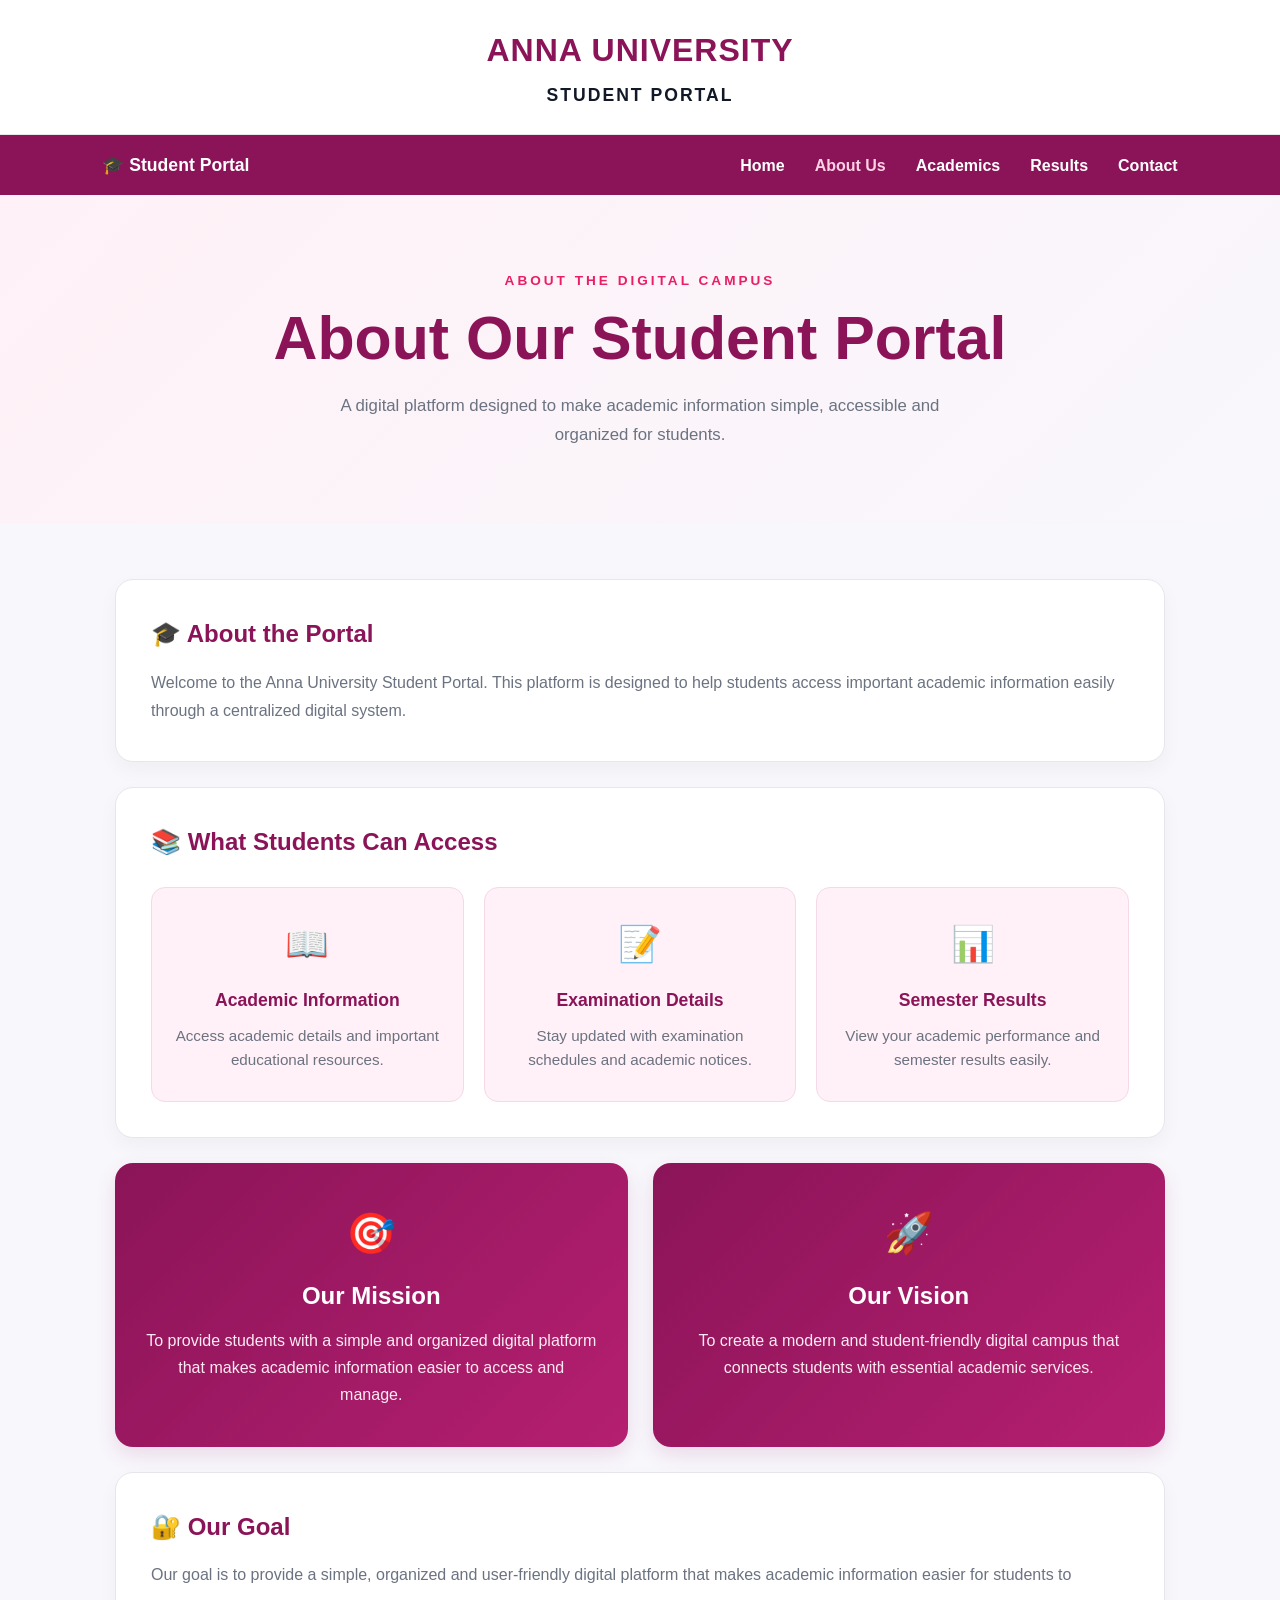
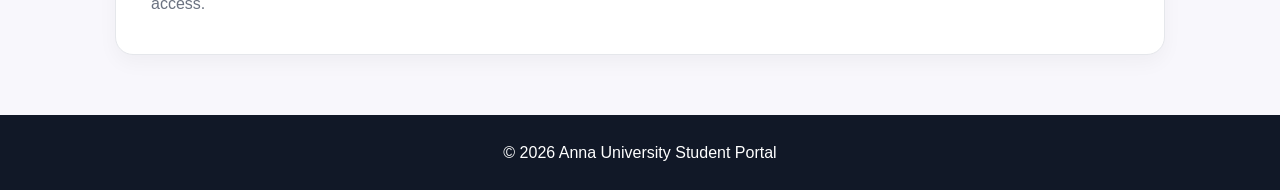
<file: about.html>
<!DOCTYPE html>
<html lang="en">

<head>

    <meta charset="UTF-8">

    <meta name="viewport" content="width=device-width, initial-scale=1.0">

    <title>About Us | Student Portal</title>

    <link rel="stylesheet" href="css/about.css">

</head>

<body>

<header>

    <h1>ANNA UNIVERSITY</h1>

    <h2>STUDENT PORTAL</h2>

</header>


<nav>

    <div class="nav-logo">
        🎓 Student Portal
    </div>

    <button class="menu-toggle" id="menuToggle">
        ☰
    </button>

    <div class="nav-links" id="navLinks">

        <a href="index.html">
            Home
        </a>

        <a href="about.html" class="active">
            About Us
        </a>

        <a href="academics.html">
            Academics
        </a>

        <a href="results.html">
            Results
        </a>

        <a href="contact.html">
            Contact
        </a>

    </div>

</nav>


<section class="about-hero">

    <p class="hero-label">ABOUT THE DIGITAL CAMPUS</p>

    <h1>About Our Student Portal</h1>

    <p>
        A digital platform designed to make academic information
        simple, accessible and organized for students.
    </p>

</section>


<main class="about-container">


    <!-- About Portal -->

    <section class="about-card">

        <h2>🎓 About the Portal</h2>

        <p>
            Welcome to the Anna University Student Portal.
            This platform is designed to help students access
            important academic information easily through a
            centralized digital system.
        </p>

    </section>


    <!-- Student Features -->

    <section class="about-card">

        <h2>📚 What Students Can Access</h2>

        <div class="feature-grid">

            <div class="feature-item">

                <div class="feature-icon">📖</div>

                <h3>Academic Information</h3>

                <p>
                    Access academic details and important
                    educational resources.
                </p>

            </div>


            <div class="feature-item">

                <div class="feature-icon">📝</div>

                <h3>Examination Details</h3>

                <p>
                    Stay updated with examination schedules
                    and academic notices.
                </p>

            </div>


            <div class="feature-item">

                <div class="feature-icon">📊</div>

                <h3>Semester Results</h3>

                <p>
                    View your academic performance and
                    semester results easily.
                </p>

            </div>

        </div>

    </section>


    <!-- Mission and Vision -->

    <section class="mission-section">

        <div class="mission-card">

            <div class="mission-icon">🎯</div>

            <h2>Our Mission</h2>

            <p>
                To provide students with a simple and organized
                digital platform that makes academic information
                easier to access and manage.
            </p>

        </div>


        <div class="mission-card">

            <div class="mission-icon">🚀</div>

            <h2>Our Vision</h2>

            <p>
                To create a modern and student-friendly digital
                campus that connects students with essential
                academic services.
            </p>

        </div>

    </section>


    <!-- Goal -->

    <section class="about-card goal-card">

        <h2>🔐 Our Goal</h2>

        <p>
            Our goal is to provide a simple, organized and
            user-friendly digital platform that makes academic
            information easier for students to access.
        </p>

    </section>


</main>


<footer>

    © 2026 Anna University Student Portal

</footer>


<script src="js/menu.js"></script>

</body>

</html>
</file>
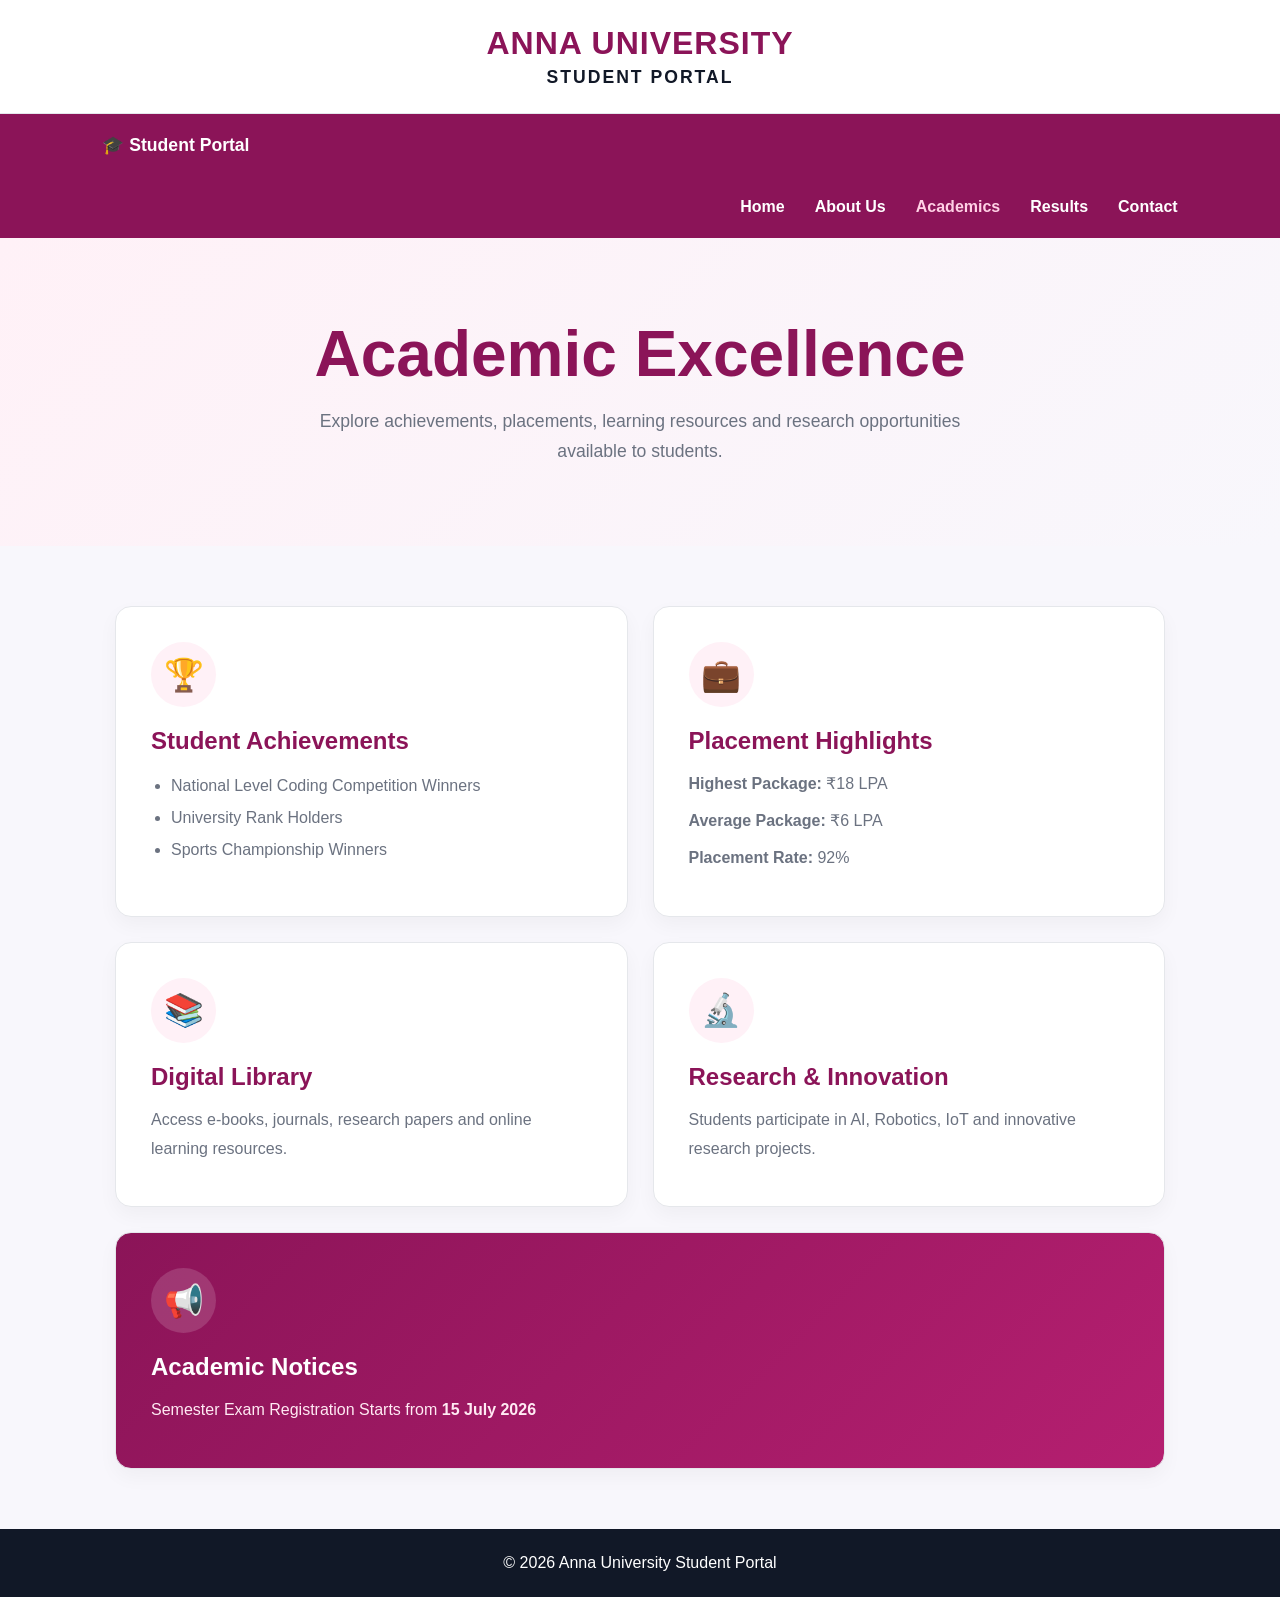
<file: academics.html>
<!DOCTYPE html>
<html lang="en">

<head>

    <meta charset="UTF-8">

    <meta name="viewport" content="width=device-width, initial-scale=1.0">

    <title>Academics | Student Portal</title>

    <link rel="stylesheet" href="css/academics.css">

</head>

<body>


<!-- =========================
     UNIVERSITY HEADER
========================= -->

<header>

    <h1>ANNA UNIVERSITY</h1>

    <h2>STUDENT PORTAL</h2>

</header>


<!-- =========================
     NAVIGATION
========================= -->

<nav>

    <div class="nav-top">

        <div class="nav-logo">
            🎓 Student Portal
        </div>

        <button
            class="menu-toggle"
            id="menuToggle"
            aria-label="Open navigation menu"
        >
            ☰
        </button>

    </div>


    <div class="nav-links" id="navLinks">

        <a href="index.html">
            Home
        </a>

        <a href="about.html">
            About Us
        </a>

        <a href="academics.html" class="active">
            Academics
        </a>

        <a href="results.html">
            Results
        </a>

        <a href="contact.html">
            Contact
        </a>

    </div>

</nav>


<!-- =========================
     ACADEMICS HERO
========================= -->

<section class="academics-hero">

    <h1>
        Academic Excellence
    </h1>

    <p>
        Explore achievements, placements, learning resources
        and research opportunities available to students.
    </p>

</section>


<!-- =========================
     ACADEMIC CARDS
========================= -->

<main class="academics-container">


    <!-- Student Achievements -->

    <div class="academic-card">

        <div class="academic-icon">
            🏆
        </div>

        <h2>
            Student Achievements
        </h2>

        <ul>

            <li>
                National Level Coding Competition Winners
            </li>

            <li>
                University Rank Holders
            </li>

            <li>
                Sports Championship Winners
            </li>

        </ul>

    </div>


    <!-- Placement -->

    <div class="academic-card">

        <div class="academic-icon">
            💼
        </div>

        <h2>
            Placement Highlights
        </h2>

        <p>
            <strong>Highest Package:</strong> ₹18 LPA
        </p>

        <p>
            <strong>Average Package:</strong> ₹6 LPA
        </p>

        <p>
            <strong>Placement Rate:</strong> 92%
        </p>

    </div>


    <!-- Digital Library -->

    <div class="academic-card">

        <div class="academic-icon">
            📚
        </div>

        <h2>
            Digital Library
        </h2>

        <p>
            Access e-books, journals, research papers
            and online learning resources.
        </p>

    </div>


    <!-- Research -->

    <div class="academic-card">

        <div class="academic-icon">
            🔬
        </div>

        <h2>
            Research & Innovation
        </h2>

        <p>
            Students participate in AI, Robotics, IoT
            and innovative research projects.
        </p>

    </div>


    <!-- Academic Notice -->

    <div class="academic-card notice-card">

        <div class="academic-icon">
            📢
        </div>

        <h2>
            Academic Notices
        </h2>

        <p>
            Semester Exam Registration Starts from
            <strong>15 July 2026</strong>
        </p>

    </div>


</main>


<!-- =========================
     FOOTER
========================= -->

<footer>

    © 2026 Anna University Student Portal

</footer>


<!-- =========================
     JAVASCRIPT
========================= -->

<script src="js/menu.js"></script>

</body>

</html>
</file>
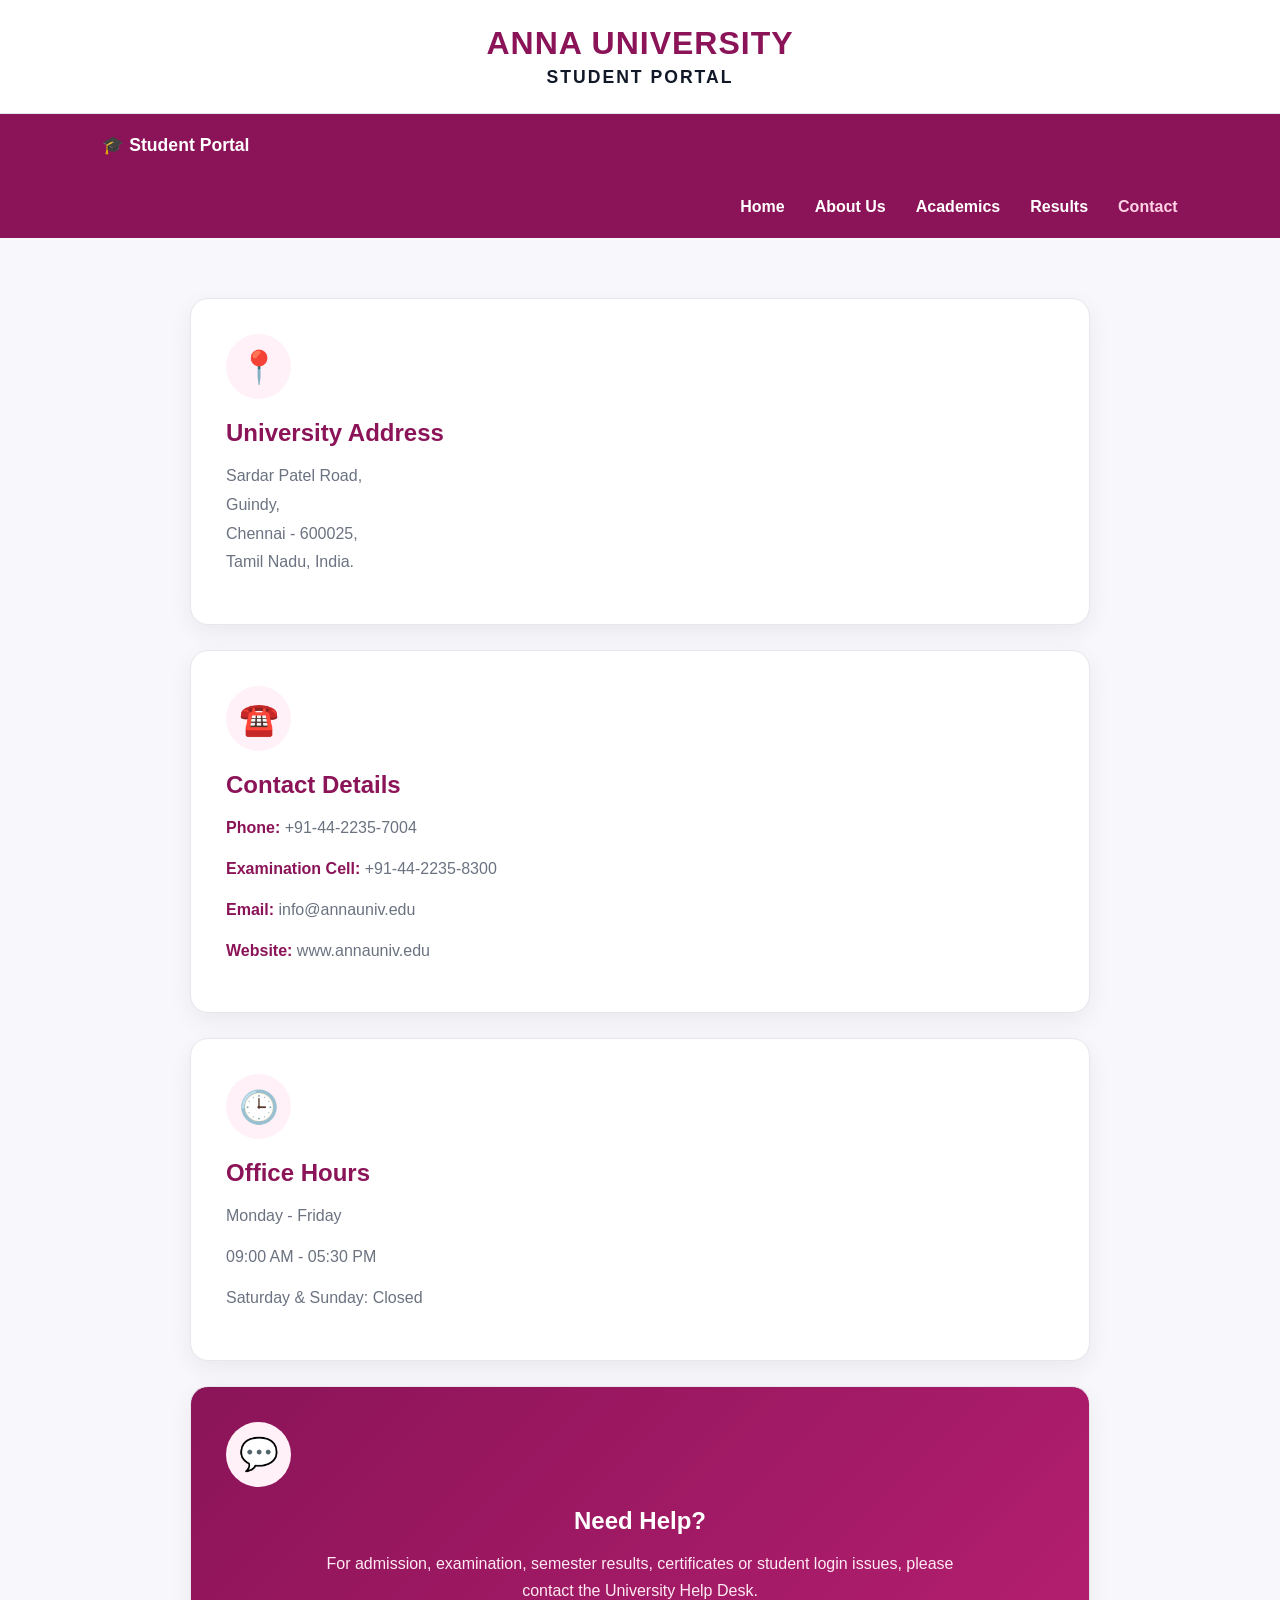
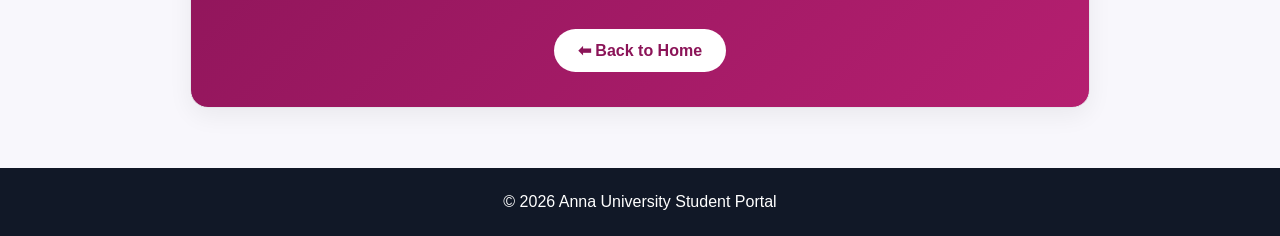
<file: contact.html>
<!DOCTYPE html>
<html lang="en">

<head>

    <meta charset="UTF-8">

    <meta name="viewport" content="width=device-width, initial-scale=1.0">

    <title>Contact Us | Student Portal</title>

    <link rel="stylesheet" href="css/contact.css">

</head>

<body>


<!-- =========================
     UNIVERSITY HEADER
========================= -->

<header>

    <h1>ANNA UNIVERSITY</h1>

    <h2>STUDENT PORTAL</h2>

</header>


<!-- =========================
     NAVIGATION
========================= -->

<nav>

    <div class="nav-top">

        <div class="nav-logo">
            🎓 Student Portal
        </div>

        <button
            class="menu-toggle"
            id="menuToggle"
            aria-label="Open navigation menu"
        >
            ☰
        </button>

    </div>


    <div class="nav-links" id="navLinks">

        <a href="index.html">
            Home
        </a>

        <a href="about.html">
            About Us
        </a>

        <a href="academics.html">
            Academics
        </a>

        <a href="results.html">
            Results
        </a>

        <a href="contact.html" class="active">
            Contact
        </a>

    </div>

</nav>


<!-- =========================
     CONTACT CONTENT
========================= -->

<main class="container">


    <!-- ADDRESS -->

    <section class="card">

        <div class="card-icon">
            📍
        </div>

        <h2>
            University Address
        </h2>

        <p class="info">

            Sardar Patel Road,<br>

            Guindy,<br>

            Chennai - 600025,<br>

            Tamil Nadu, India.

        </p>

    </section>


    <!-- CONTACT DETAILS -->

    <section class="card">

        <div class="card-icon">
            ☎️
        </div>

        <h2>
            Contact Details
        </h2>

        <p class="info">
            <b>Phone:</b> +91-44-2235-7004
        </p>

        <p class="info">
            <b>Examination Cell:</b> +91-44-2235-8300
        </p>

        <p class="info">
            <b>Email:</b> info@annauniv.edu
        </p>

        <p class="info">
            <b>Website:</b> www.annauniv.edu
        </p>

    </section>


    <!-- OFFICE HOURS -->

    <section class="card">

        <div class="card-icon">
            🕒
        </div>

        <h2>
            Office Hours
        </h2>

        <p class="info">
            Monday - Friday
        </p>

        <p class="info">
            09:00 AM - 05:30 PM
        </p>

        <p class="info">
            Saturday & Sunday: Closed
        </p>

    </section>


    <!-- HELP -->

    <section class="card help-card">

        <div class="card-icon">
            💬
        </div>

        <h2>
            Need Help?
        </h2>

        <p>

            For admission, examination, semester results,
            certificates or student login issues, please
            contact the University Help Desk.

        </p>


        <a href="index.html" class="home-button">

            ⬅ Back to Home

        </a>

    </section>


</main>


<!-- =========================
     FOOTER
========================= -->

<footer>

    © 2026 Anna University Student Portal

</footer>


<!-- =========================
     JAVASCRIPT
========================= -->

<script src="js/menu.js"></script>

</body>

</html>
</file>
<file: css/about.css>
/* =========================
   GLOBAL RESET
========================= */

* {
    margin: 0;
    padding: 0;
    box-sizing: border-box;
}

body {
    font-family: Arial, sans-serif;
    background: #f8f7fc;
    color: #1f2937;
    line-height: 1.6;
}


/* =========================
   HEADER
========================= */

header {
    background: white;
    padding: 25px 20px;
    text-align: center;
    border-bottom: 1px solid #e5e7eb;
}

header h1 {
    color: #8b1458;
    font-size: 2rem;
    letter-spacing: 1px;
}

header h2 {
    color: #111827;
    font-size: 1.1rem;
    margin-top: 5px;
    letter-spacing: 2px;
}


/* =========================
   NAVIGATION
========================= */

nav {
    background: #8b1458;

    display: flex;
    justify-content: space-between;
    align-items: center;

    padding: 16px 8%;
}

.nav-logo {
    color: white;
    font-size: 1.1rem;
    font-weight: bold;
}

.nav-links {
    display: flex;
    gap: 30px;
}

.nav-links a {
    color: white;
    text-decoration: none;
    font-weight: bold;
    position: relative;
}

.nav-links a::after {
    content: "";

    position: absolute;

    width: 0;
    height: 2px;

    background: white;

    left: 0;
    bottom: -6px;

    transition: width 0.3s ease;
}

.nav-links a:hover::after {
    width: 100%;
}

.nav-links a.active {
    color: #ffd1e5;
}


/* =========================
   HAMBURGER BUTTON
========================= */

.menu-toggle {
    display: none;

    background: transparent;
    border: none;

    color: white;

    font-size: 28px;

    cursor: pointer;

    padding: 4px 8px;
}


/* =========================
   ABOUT HERO
========================= */

.about-hero {
    text-align: center;

    padding: 75px 20px;

    background: linear-gradient(
        135deg,
        #fff1f7,
        #f8f7fc
    );
}

.hero-label {
    color: #e91e63;

    font-size: 0.85rem;

    font-weight: bold;

    letter-spacing: 3px;

    margin-bottom: 12px;
}

.about-hero h1 {
    color: #8b1458;

    font-size: clamp(2.2rem, 5vw, 3.8rem);

    line-height: 1.15;

    margin-bottom: 18px;
}

.about-hero > p:last-child {
    max-width: 650px;

    margin: auto;

    color: #6b7280;

    font-size: 1.05rem;

    line-height: 1.7;
}


/* =========================
   MAIN CONTAINER
========================= */

.about-container {
    max-width: 1100px;

    margin: 55px auto;

    padding: 0 25px;
}


/* =========================
   GENERAL CARDS
========================= */

.about-card {
    background: white;

    padding: 35px;

    margin-bottom: 25px;

    border-radius: 18px;

    border: 1px solid #e5e7eb;

    box-shadow: 0 8px 20px rgba(0, 0, 0, 0.04);
}

.about-card h2 {
    color: #8b1458;

    font-size: 1.5rem;

    margin-bottom: 15px;
}

.about-card p {
    color: #6b7280;

    line-height: 1.8;
}


/* =========================
   FEATURE GRID
========================= */

.feature-grid {
    display: grid;

    grid-template-columns: repeat(3, 1fr);

    gap: 20px;

    margin-top: 25px;
}

.feature-item {
    background: #fff1f7;

    padding: 28px 22px;

    border-radius: 14px;

    text-align: center;

    border: 1px solid #f5d9e6;

    transition: transform 0.25s ease,
                box-shadow 0.25s ease;
}

.feature-item:hover {
    transform: translateY(-4px);

    box-shadow: 0 8px 20px rgba(139, 20, 88, 0.1);
}

.feature-icon {
    font-size: 2.2rem;

    margin-bottom: 14px;
}

.feature-item h3 {
    color: #8b1458;

    font-size: 1.1rem;

    margin-bottom: 10px;
}

.feature-item p {
    color: #6b7280;

    font-size: 0.95rem;

    line-height: 1.6;
}


/* =========================
   MISSION AND VISION
========================= */

.mission-section {
    display: grid;

    grid-template-columns: repeat(2, 1fr);

    gap: 25px;

    margin-bottom: 25px;
}

.mission-card {
    background: linear-gradient(
        135deg,
        #8b1458,
        #b51f70
    );

    color: white;

    padding: 38px 30px;

    border-radius: 18px;

    text-align: center;

    box-shadow: 0 8px 20px rgba(139, 20, 88, 0.12);
}

.mission-icon {
    font-size: 2.5rem;

    margin-bottom: 12px;
}

.mission-card h2 {
    color: white;

    margin-bottom: 12px;
}

.mission-card p {
    color: #ffeaf3;

    line-height: 1.7;
}


/* =========================
   GOAL
========================= */

.goal-card {
    margin-bottom: 0;
}


/* =========================
   FOOTER
========================= */

footer {
    background: #111827;

    color: white;

    text-align: center;

    padding: 25px;

    margin-top: 60px;
}


/* =========================
   MOBILE
========================= */

@media (max-width: 600px) {

    /* Header */

    header {
        padding: 20px 15px;
    }

    header h1 {
        font-size: 1.5rem;
    }

    header h2 {
        font-size: 0.95rem;
    }


    /* Navigation */

    nav {
        padding: 14px 18px;

        display: flex;

        flex-direction: row;

        align-items: center;

        justify-content: space-between;

        flex-wrap: wrap;
    }

    .nav-logo {
        font-size: 1rem;
    }

    .menu-toggle {
        display: block;
    }

    .nav-links {
        display: none;

        width: 100%;

        flex-direction: column;

        align-items: center;

        gap: 0;

        margin-top: 12px;
    }

    .nav-links.show {
        display: flex;
    }

    .nav-links a {
        width: 100%;

        text-align: center;

        padding: 12px;

        border-top: 1px solid rgba(255, 255, 255, 0.15);
    }


    /* Hero */

    .about-hero {
        padding: 55px 20px;
    }

    .hero-label {
        font-size: 0.75rem;

        letter-spacing: 2px;
    }

    .about-hero h1 {
        font-size: 2.1rem;

        line-height: 1.2;
    }

    .about-hero > p:last-child {
        font-size: 0.95rem;
    }


    /* Container */

    .about-container {
        margin: 35px auto;

        padding: 0 16px;
    }


    /* General cards */

    .about-card {
        padding: 25px 20px;

        margin-bottom: 18px;

        border-radius: 15px;
    }

    .about-card h2 {
        font-size: 1.3rem;
    }


    /* Features */

    .feature-grid {
        grid-template-columns: 1fr;

        gap: 14px;

        margin-top: 20px;
    }

    .feature-item {
        padding: 24px 18px;
    }

    .feature-item h3 {
        font-size: 1.05rem;
    }


    /* Mission + Vision */

    .mission-section {
        grid-template-columns: 1fr;

        gap: 18px;

        margin-bottom: 18px;
    }

    .mission-card {
        padding: 30px 22px;

        border-radius: 15px;
    }

    .mission-card h2 {
        font-size: 1.4rem;
    }

    .mission-card p {
        font-size: 0.95rem;
    }


    /* Footer */

    footer {
        padding: 22px 15px;

        font-size: 0.85rem;

        margin-top: 40px;
    }

}
</file>
<file: css/academics.css>
/* =========================
   GLOBAL RESET
========================= */

* {
    margin: 0;
    padding: 0;
    box-sizing: border-box;
}

html {
    scroll-behavior: smooth;
}

body {
    font-family: Arial, sans-serif;

    background: #f8f7fc;

    color: #1f2937;

    overflow-x: hidden;
}


/* =========================
   HEADER
========================= */

header {

    background: white;

    padding: 25px 20px;

    text-align: center;

    border-bottom: 1px solid #e5e7eb;
}

header h1 {

    color: #8b1458;

    font-size: 2rem;

    letter-spacing: 1px;
}

header h2 {

    color: #111827;

    font-size: 1.1rem;

    margin-top: 5px;

    letter-spacing: 2px;
}


/* =========================
   NAVIGATION
========================= */

nav {

    background: #8b1458;

    padding: 0 8%;

    position: relative;
}


/* Top row */

.nav-top {

    min-height: 62px;

    display: flex;

    align-items: center;

    justify-content: space-between;
}


/* Logo */

.nav-logo {

    color: white;

    font-size: 1.1rem;

    font-weight: bold;
}


/* =========================
   NAVIGATION LINKS
========================= */

.nav-links {

    display: flex;

    align-items: center;

    justify-content: flex-end;

    gap: 30px;
}

.nav-links a {

    color: white;

    text-decoration: none;

    font-weight: bold;

    position: relative;

    padding: 22px 0;
}


/* Underline */

.nav-links a::after {

    content: "";

    position: absolute;

    width: 0;

    height: 2px;

    background: white;

    left: 0;

    bottom: 14px;

    transition: width 0.3s ease;
}

.nav-links a:hover::after {

    width: 100%;
}


/* Active page */

.nav-links a.active {

    color: #ffd1e5;
}


/* =========================
   HAMBURGER
========================= */

.menu-toggle {

    display: none;

    background: transparent;

    border: none;

    color: white;

    font-size: 28px;

    cursor: pointer;

    padding: 5px;

    line-height: 1;
}


/* =========================
   ACADEMICS HERO
========================= */

.academics-hero {

    text-align: center;

    padding: 80px 20px;

    background: linear-gradient(
        135deg,
        #fff1f7,
        #f8f7fc
    );
}

.academics-hero h1 {

    color: #8b1458;

    font-size: clamp(
        2.5rem,
        5vw,
        4rem
    );

    margin-bottom: 15px;

    line-height: 1.15;
}

.academics-hero p {

    max-width: 650px;

    margin: auto;

    color: #6b7280;

    font-size: 1.1rem;

    line-height: 1.7;
}


/* =========================
   ACADEMIC CARDS
========================= */

.academics-container {

    max-width: 1100px;

    margin: 60px auto;

    padding: 0 25px;

    display: grid;

    grid-template-columns: repeat(2, 1fr);

    gap: 25px;
}

.academic-card {

    background: white;

    padding: 35px;

    border-radius: 16px;

    border: 1px solid #e5e7eb;

    box-shadow:
        0 8px 20px rgba(0, 0, 0, 0.04);

    transition:
        transform 0.3s ease,
        box-shadow 0.3s ease;
}

.academic-card:hover {

    transform: translateY(-6px);

    box-shadow:
        0 12px 25px rgba(0, 0, 0, 0.1);
}


/* =========================
   ACADEMIC ICONS
========================= */

.academic-icon {

    width: 65px;

    height: 65px;

    display: flex;

    align-items: center;

    justify-content: center;

    margin-bottom: 20px;

    background: #fff1f7;

    border-radius: 50%;

    font-size: 2rem;

    transition: all 0.3s ease;
}

.academic-card:hover .academic-icon {

    transform:
        scale(1.1)
        rotate(5deg);

    background: #fce4ec;
}


/* =========================
   CARD CONTENT
========================= */

.academic-card h2 {

    color: #8b1458;

    margin-bottom: 15px;
}

.academic-card p {

    color: #6b7280;

    line-height: 1.8;

    margin-bottom: 8px;
}

.academic-card ul {

    padding-left: 20px;

    color: #6b7280;

    line-height: 2;
}


/* =========================
   NOTICE CARD
========================= */

.notice-card {

    grid-column: span 2;

    background: linear-gradient(
        135deg,
        #8b1458,
        #b51f70
    );

    color: white;
}

.notice-card h2 {

    color: white;
}

.notice-card p {

    color: #ffeaf3;
}


/* Keep notice icon visible */

.notice-card .academic-icon {

    background: rgba(
        255,
        255,
        255,
        0.15
    );
}


/* =========================
   FOOTER
========================= */

footer {

    background: #111827;

    color: white;

    text-align: center;

    padding: 25px;

    margin-top: 60px;
}


/* =========================
   TABLET
========================= */

@media (max-width: 900px) {

    .academics-container {

        grid-template-columns: repeat(
            2,
            1fr
        );
    }

}


/* =========================
   MOBILE
========================= */

@media (max-width: 600px) {


    /* -------------------------
       HEADER
    ------------------------- */

    header {

        padding: 22px 15px;
    }

    header h1 {

        font-size: 1.55rem;
    }

    header h2 {

        font-size: 0.95rem;
    }


    /* -------------------------
       NAVIGATION
    ------------------------- */

    nav {

        padding: 0 18px;
    }

    .nav-top {

        min-height: 58px;
    }

    .nav-logo {

        font-size: 1rem;
    }


    /* Hamburger */

    .menu-toggle {

        display: block;
    }


    /* Hide links */

    .nav-links {

        display: none;

        width: 100%;

        flex-direction: column;

        gap: 0;

        padding-bottom: 8px;
    }


    /* Show links */

    .nav-links.show {

        display: flex;
    }


    /* Individual links */

    .nav-links a {

        width: 100%;

        text-align: center;

        padding: 13px 10px;

        border-top:
            1px solid
            rgba(
                255,
                255,
                255,
                0.15
            );
    }


    /* Remove desktop underline */

    .nav-links a::after {

        display: none;
    }


    /* -------------------------
       HERO
    ------------------------- */

    .academics-hero {

        padding: 60px 20px;
    }

    .academics-hero h1 {

        font-size: 2.4rem;

        line-height: 1.2;
    }

    .academics-hero p {

        font-size: 1rem;

        line-height: 1.7;
    }


    /* -------------------------
       ACADEMIC CARDS
    ------------------------- */

    .academics-container {

        grid-template-columns: 1fr;

        margin: 45px auto;

        padding: 0 18px;

        gap: 18px;
    }

    .academic-card {

        padding: 28px 20px;

        border-radius: 15px;
    }


    /* Notice becomes normal card */

    .notice-card {

        grid-column: span 1;
    }


    /* -------------------------
       FOOTER
    ------------------------- */

    footer {

        padding: 22px 15px;

        font-size: 0.9rem;

        margin-top: 40px;
    }

}
</file>
<file: css/contact.css>
/* =========================
   GLOBAL RESET
========================= */

* {
    margin: 0;
    padding: 0;
    box-sizing: border-box;
}

html {
    scroll-behavior: smooth;
}

body {
    font-family: Arial, sans-serif;

    background: #f8f7fc;

    color: #1f2937;

    min-height: 100vh;

    overflow-x: hidden;
}


/* =========================
   HEADER
========================= */

header {

    background: white;

    padding: 25px 20px;

    text-align: center;

    border-bottom: 1px solid #e5e7eb;
}

header h1 {

    color: #8b1458;

    font-size: 2rem;

    letter-spacing: 1px;
}

header h2 {

    color: #111827;

    font-size: 1.1rem;

    margin-top: 5px;

    letter-spacing: 2px;
}


/* =========================
   NAVIGATION
========================= */

nav {

    background: #8b1458;

    padding: 0 8%;

    position: relative;
}


/* Top row */

.nav-top {

    min-height: 62px;

    display: flex;

    align-items: center;

    justify-content: space-between;
}


/* Logo */

.nav-logo {

    color: white;

    font-size: 1.1rem;

    font-weight: bold;

    white-space: nowrap;
}


/* =========================
   NAVIGATION LINKS
========================= */

.nav-links {

    display: flex;

    align-items: center;

    justify-content: flex-end;

    gap: 30px;
}

.nav-links a {

    color: white;

    text-decoration: none;

    font-weight: bold;

    position: relative;

    padding: 22px 0;
}


/* Underline */

.nav-links a::after {

    content: "";

    position: absolute;

    width: 0;

    height: 2px;

    background: white;

    left: 0;

    bottom: 14px;

    transition: width 0.3s ease;
}

.nav-links a:hover::after {

    width: 100%;
}


/* Active page */

.nav-links a.active {

    color: #ffd1e5;
}


/* =========================
   HAMBURGER
========================= */

.menu-toggle {

    display: none;

    background: transparent;

    border: none;

    color: white;

    font-size: 28px;

    cursor: pointer;

    padding: 5px;

    line-height: 1;
}


/* =========================
   MAIN CONTAINER
========================= */

.container {

    width: 90%;

    max-width: 900px;

    margin: 60px auto;
}


/* =========================
   CONTACT CARDS
========================= */

.card {

    background: white;

    padding: 35px;

    border-radius: 18px;

    border: 1px solid #e5e7eb;

    box-shadow:
        0 8px 25px rgba(0, 0, 0, 0.06);

    margin-bottom: 25px;

    transition:
        transform 0.3s ease,
        box-shadow 0.3s ease;
}

.card:hover {

    transform: translateY(-5px);

    box-shadow:
        0 12px 28px rgba(0, 0, 0, 0.1);
}


/* =========================
   CARD ICON
========================= */

.card-icon {

    width: 65px;

    height: 65px;

    display: flex;

    align-items: center;

    justify-content: center;

    background: #fff1f7;

    border-radius: 50%;

    font-size: 2rem;

    margin-bottom: 20px;
}


/* =========================
   CARD CONTENT
========================= */

.card h2 {

    color: #8b1458;

    margin-bottom: 15px;

    font-size: 1.5rem;
}

.card p {

    color: #6b7280;

    line-height: 1.8;
}

.info {

    margin: 12px 0;

    font-size: 1rem;
}

.info b {

    color: #8b1458;
}


/* =========================
   HELP CARD
========================= */

.help-card {

    text-align: center;

    background: linear-gradient(
        135deg,
        #8b1458,
        #b51f70
    );

    color: white;
}

.help-card h2 {

    color: white;
}

.help-card p {

    color: #ffeaf3;

    max-width: 650px;

    margin: 0 auto 25px;

    line-height: 1.7;
}


/* =========================
   HOME BUTTON
========================= */

.home-button {

    display: inline-block;

    background: white;

    color: #8b1458;

    text-decoration: none;

    padding: 12px 24px;

    border-radius: 30px;

    font-weight: bold;

    transition:
        transform 0.2s ease,
        background 0.2s ease;
}

.home-button:hover {

    background: #fff1f7;

    transform: translateY(-2px);
}


/* =========================
   FOOTER
========================= */

footer {

    background: #111827;

    color: white;

    text-align: center;

    padding: 25px;

    margin-top: 60px;
}


/* =========================
   MOBILE
========================= */

@media (max-width: 600px) {


    /* -------------------------
       HEADER
    ------------------------- */

    header {

        padding: 22px 15px;
    }

    header h1 {

        font-size: 1.5rem;
    }

    header h2 {

        font-size: 0.9rem;
    }


    /* -------------------------
       NAVIGATION
    ------------------------- */

    nav {

        padding: 0 18px;
    }

    .nav-top {

        min-height: 58px;
    }

    .nav-logo {

        font-size: 1rem;
    }


    /* Hamburger */

    .menu-toggle {

        display: block;
    }


    /* Hide links */

    .nav-links {

        display: none;

        width: 100%;

        flex-direction: column;

        gap: 0;

        padding-bottom: 8px;
    }


    /* Show links */

    .nav-links.show {

        display: flex;
    }


    /* Links */

    .nav-links a {

        width: 100%;

        text-align: center;

        padding: 13px 10px;

        border-top:
            1px solid
            rgba(
                255,
                255,
                255,
                0.15
            );
    }


    /* Remove desktop underline */

    .nav-links a::after {

        display: none;
    }


    /* -------------------------
       CONTENT
    ------------------------- */

    .container {

        width: auto;

        margin: 35px 16px;
    }

    .card {

        padding: 28px 20px;

        margin-bottom: 18px;

        border-radius: 15px;
    }

    .card h2 {

        font-size: 1.3rem;
    }

    .info {

        font-size: 0.95rem;

        line-height: 1.7;
    }


    /* -------------------------
       HELP CARD
    ------------------------- */

    .help-card {

        padding: 30px 20px;
    }

    .help-card p {

        font-size: 0.95rem;
    }


    /* -------------------------
       FOOTER
    ------------------------- */

    footer {

        padding: 22px 15px;

        font-size: 0.9rem;

        margin-top: 40px;
    }

}
</file>
